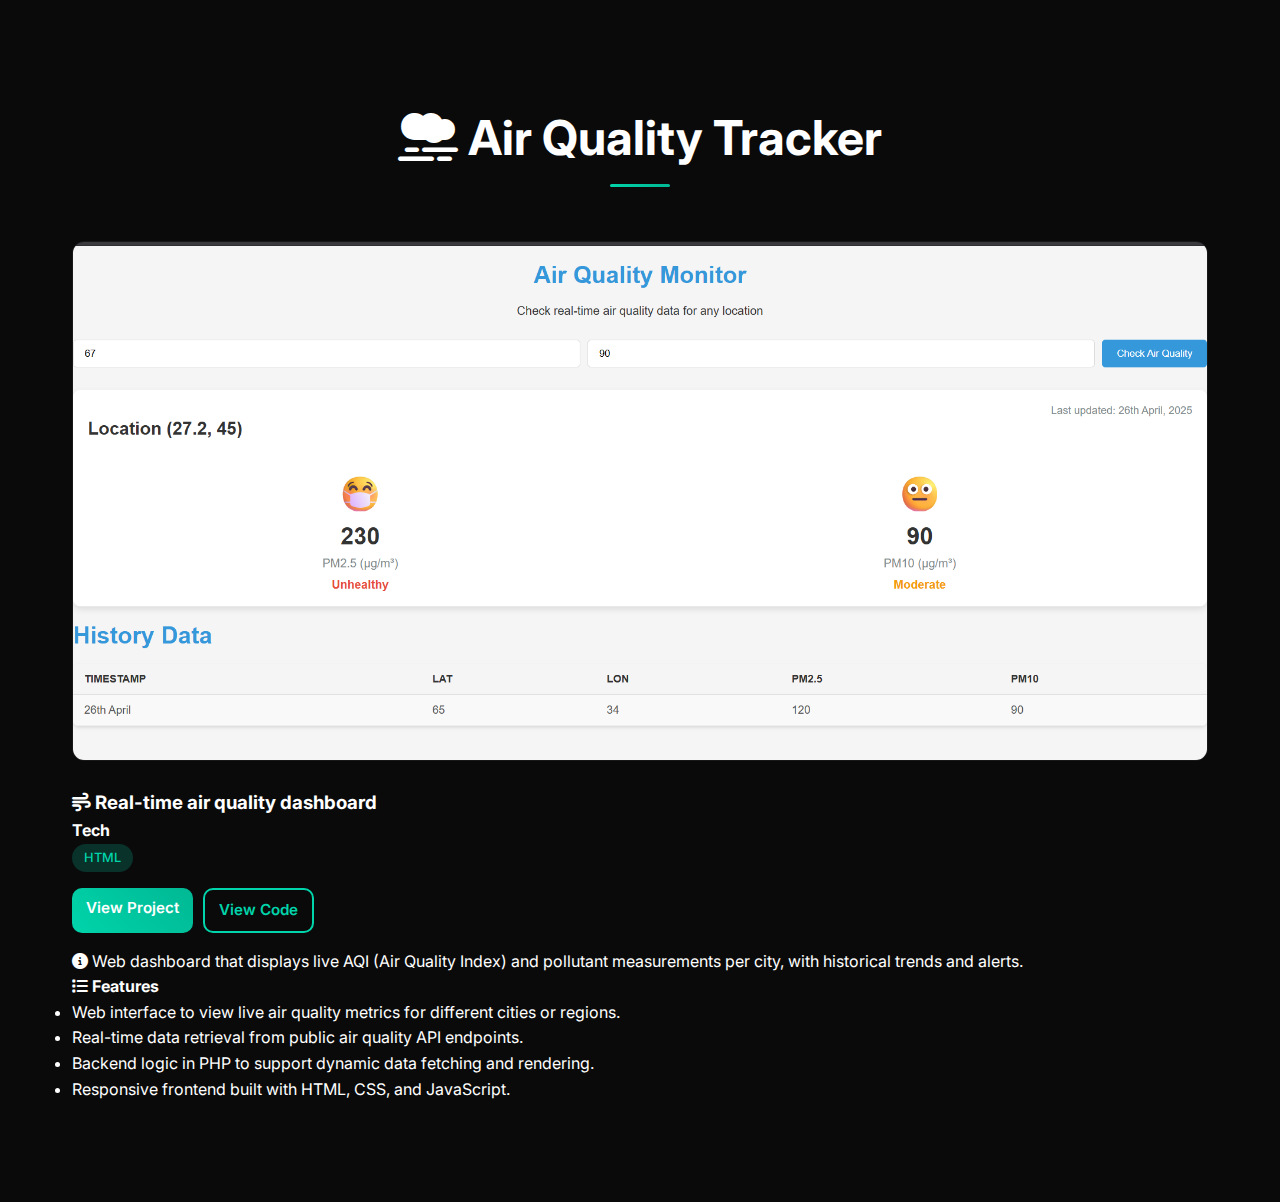
<file: projects/air_quality_tracker.html>
<!DOCTYPE html>
<html lang="en">
<head>
    <!-- Google tag (gtag.js) -->
<script async src="https://www.googletagmanager.com/gtag/js?id=G-3VZM0YY9PF"></script>
<script>
  window.dataLayer = window.dataLayer || [];
  function gtag(){dataLayer.push(arguments);}
  gtag('js', new Date());

  gtag('config', 'G-3VZM0YY9PF');
</script>
  <meta charset="utf-8">
  <meta name="viewport" content="width=device-width,initial-scale=1">
  <title>Air Quality Tracker — Project Details</title>
  <link rel="stylesheet" href="../style.css">
  <link rel="stylesheet" href="https://cdnjs.cloudflare.com/ajax/libs/font-awesome/6.4.0/css/all.min.css">
</head>
<body>
  <main class="container">
    <section class="section">
      <h1 class="section-title"><i class="fas fa-smog" aria-hidden="true"></i> Air Quality Tracker</h1>
      <div class="project-detail">
        <div class="detail-image">
          <img src="/images/air_quality_tracker.png" alt="Study Timer">
        </div>
        <div class="detail-content">
          <h3><i class="fas fa-wind" aria-hidden="true"></i> Real-time air quality dashboard</h3>
          <h4>Tech</h4>
          <div class="project-tech"><span class="tech-tag">HTML</span></div>
          <div class="project-actions" style="margin-top:0.75rem;">
            <a href="https://github.com/FeralSatyam/Study-Timer.git" targ   et="_blank" class="btn btn-primary">View Project</a>
            <a href="https://github.com/FeralSatyam/Study-Timer.git" target="_blank" class="btn btn-secondary">View Code</a>
          </div>
          <p style="margin-top:1rem;"><i class="fas fa-info-circle" aria-hidden="true"></i> Web dashboard that displays live AQI (Air Quality Index) and pollutant measurements per city, with historical trends and alerts.</p>
          <h4><i class="fas fa-list" aria-hidden="true"></i> Features</h4>
          <ul>
            <li class="feature-item">Web interface to view live air quality metrics for different cities or regions.</li>
            <li class="feature-item">Real-time data retrieval from public air quality API endpoints.</li>
            <li class="feature-item">Backend logic in PHP to support dynamic data fetching and rendering.</li>
            <li class="feature-item">Responsive frontend built with HTML, CSS, and JavaScript.</li>
          </ul>
        </div>
      </div>
    </section>
  </main>
</body>
</html>
</file>
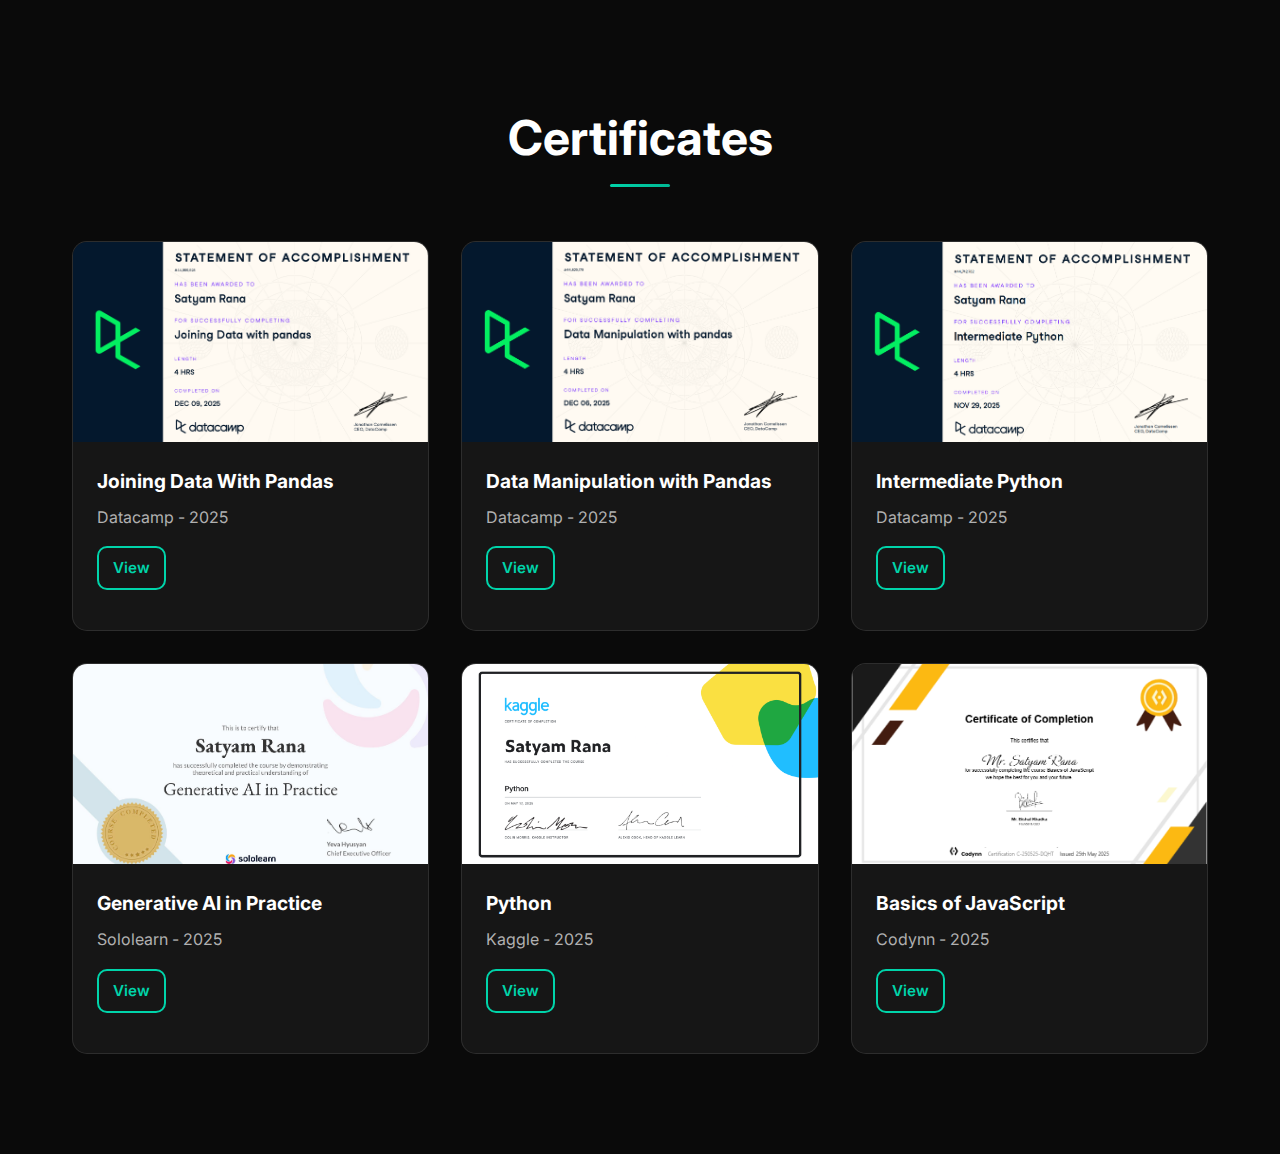
<file: projects/certificates.html>
<!DOCTYPE html>
<html lang="en">
<head>
  <meta charset="utf-8">
  <meta name="viewport" content="width=device-width,initial-scale=1">
  <title>Certificates</title>
  <link rel="stylesheet" href="../style.css">
</head>
<body>
    <main class="container">
        <section class="section">
            <h1 class="section-title">Certificates</h1>

            <div class="projects-grid">
                <div class="project-card">
                    <div class="project-image"><img src="../images/certificates/Joining Data with Pandas - Datacamp.png" alt="Joining Data With Pandas"></div>
                    <div class="project-content">
                        <h3>Joining Data With Pandas</h3>
                        <p>Datacamp - 2025</p>
                        <div class="project-actions"><a href="https://www.datacamp.com/completed/statement-of-accomplishment/course/ddca751b5ba318dabc09ef4ae07f2b3948472d8e" class="btn btn-secondary" target="_blank" rel="noopener">View</a></div>
                    </div>
                </div>

                <div class="project-card">
                    <div class="project-image"><img src="../images/certificates/Data Manupulation with pandas - datacamp.png" alt="Data Manipulation with Pandas"></div>
                    <div class="project-content">
                        <h3>Data Manipulation with Pandas</h3>
                        <p>Datacamp - 2025</p>
                        <div class="project-actions"><a href="https://www.datacamp.com/completed/statement-of-accomplishment/course/628c7cecb7a25d9ac9821464ab965114b9b0e633" class="btn btn-secondary" target="_blank" rel="noopener">View</a></div>
                    </div>
                </div>

                <div class="project-card">
                    <div class="project-image"><img src="../images/certificates/Intermediate Python.png" alt="Intermediate Python"></div>
                    <div class="project-content">
                        <h3>Intermediate Python</h3>
                        <p>Datacamp - 2025</p>
                        <div class="project-actions"><a href="https://www.datacamp.com/completed/statement-of-accomplishment/course/83e8dc83f4791cca3115f725d51357757cd2d34c" class="btn btn-secondary" target="_blank" rel="noopener">View</a></div>
                    </div>
                </div>

                <div class="project-card">
                    <div class="project-image"><img src="../images/certificates/Generative Ai.jpg" alt="Intermediate Python"></div>
                    <div class="project-content">
                        <h3>Generative AI in Practice</h3>
                        <p>Sololearn - 2025</p>
                        <div class="project-actions"><a href="https://www.sololearn.com/certificates/CC-GDI9UVSY " class="btn btn-secondary" target="_blank" rel="noopener">View</a></div>
                    </div>
                </div>

                <div class="project-card">
                    <div class="project-image"><img src="../images/certificates/Satyam Rana - Python Certificate Kaggle.png" alt="Intermediate Python"></div>
                    <div class="project-content">
                        <h3>Python</h3>
                        <p>Kaggle - 2025</p>
                        <div class="project-actions"><a href="https://www.kaggle.com/learn/certification/feralsatyam/python" class="btn btn-secondary" target="_blank" rel="noopener">View</a></div>
                    </div>
                </div>

                <div class="project-card">
                    <div class="project-image"><img src="../images/certificates/Codynn Javascript Basics.png" alt="Intermediate Python"></div>
                    <div class="project-content">
                        <h3>Basics of JavaScript</h3>
                        <p>Codynn - 2025</p>
                        <div class="project-actions"><a href="#" class="btn btn-secondary" rel="noopener">View</a></div>
                    </div>
                </div>

                
            </div>
        </section>
    </main>
</body>
</html>
</file>
<file: style.css>
/* ===== Google Fonts Import ===== */
@import url("https://fonts.googleapis.com/css2?family=Inter:wght@300;400;500;600;700;800&family=Space+Grotesk:wght@300;400;500;600;700&display=swap");

/* ===== Variables ===== */
:root {
  --primary-color: #0f172a;
  --secondary-color: #1e293b;
  --accent-color: #3b82f6;
  --accent-hover: #2563eb;
  --text-primary: #f8fafc;
  --text-secondary: #cbd5e1;
  --text-muted: #64748b;
  --gradient-primary: linear-gradient(135deg, #667eea 0%, #764ba2 100%);
  --gradient-secondary: linear-gradient(135deg, #3b82f6 0%, #1d4ed8 100%);
  --glass-bg: rgba(30, 41, 59, 0.8);
  --glass-border: rgba(148, 163, 184, 0.1);
  --shadow-primary: 0 25px 50px -12px rgba(0, 0, 0, 0.25);
  --shadow-secondary: 0 10px 25px -3px rgba(0, 0, 0, 0.1);
  --border-radius: 16px;
  --transition: all 0.3s cubic-bezier(0.4, 0, 0.2, 1);
}

/* ===== Global Styles ===== */
* {
  margin: 0;
  padding: 0;
  box-sizing: border-box;
}

html {
  scroll-behavior: auto; /* disable global smooth scrolling so history/back returns instantly */
  scroll-padding-top: 80px; /* keep anchored sections visible under fixed navbar */
}

body {
  font-family: "Inter", sans-serif;
  background-color: #0a0a0a;
  color: #ffffff;
  line-height: 1.6;
  overflow-x: hidden;
}

/* Custom Scrollbar */
::-webkit-scrollbar {
  width: 8px;
}

::-webkit-scrollbar-track {
  background: #1a1a1a;
}

::-webkit-scrollbar-thumb {
  background: #00d4aa;
  border-radius: 4px;
}

::-webkit-scrollbar-thumb:hover {
  background: #00b894;
}

/* ===== Scrollbar Styling ===== */
/*::-webkit-scrollbar {
  width: 8px;
}

::-webkit-scrollbar-track {
  background: var(--primary-color);
}

::-webkit-scrollbar-thumb {
  background: var(--accent-color);
  border-radius: 4px;
}

::-webkit-scrollbar-thumb:hover {
  background: var(--accent-hover);
}*/

/* ===== Main Container ===== */
.main-container {
  display: flex;
  min-height: 100vh;
}

.padd-15 {
  padding-left: 15px;
  padding-right: 15px;
}

.container {
  max-width: 1200px;
  margin: 0 auto;
  padding: 0 2rem;
}

/* ===== Aside Navigation ===== */
.aside {
  width: 280px;
  background: var(--glass-bg);
  backdrop-filter: blur(20px);
  border-right: 1px solid var(--glass-border);
  position: fixed;
  left: 0;
  top: 0;
  height: 100vh;
  z-index: 1000;
  display: flex;
  flex-direction: column;
  align-items: center;
  padding: 30px 20px;
  transition: var(--transition);
}

.aside .logo {
  margin-bottom: 50px;
  text-align: center;
}

.aside .logo a {
  font-family: "Space Grotesk", sans-serif;
  font-size: 28px;
  font-weight: 700;
  color: var(--text-primary);
  text-decoration: none;
  position: relative;
  display: inline-block;
  padding: 15px 25px;
  background: var(--gradient-primary);
  border-radius: var(--border-radius);
  box-shadow: var(--shadow-secondary);
  transition: var(--transition);
}

.aside .logo a:hover {
  transform: translateY(-2px);
  box-shadow: var(--shadow-primary);
}

.aside .logo a span {
  font-size: 32px;
  background: linear-gradient(45deg, #fff, #cbd5e1);
  -webkit-background-clip: text;
  -webkit-text-fill-color: transparent;
  background-clip: text;
}

.aside .nav {
  flex: 1;
  width: 100%;
}

.aside .nav li {
  list-style: none;
  margin-bottom: 8px;
}

.aside .nav li a {
  display: flex;
  align-items: center;
  padding: 15px 20px;
  color: var(--text-secondary);
  text-decoration: none;
  border-radius: 12px;
  transition: var(--transition);
  font-weight: 500;
  position: relative;
  overflow: hidden;
}

.aside .nav li a::before {
  content: "";
  position: absolute;
  top: 0;
  left: -100%;
  width: 100%;
  height: 100%;
  background: var(--gradient-secondary);
  transition: var(--transition);
  z-index: -1;
}

.aside .nav li a:hover::before,
.aside .nav li a.active::before {
  left: 0;
}

.aside .nav li a:hover,
.aside .nav li a.active {
  color: var(--text-primary);
  transform: translateX(5px);
}

.aside .nav li a i {
  margin-right: 15px;
  font-size: 18px;
  width: 20px;
}

.aside .nav-toggler {
  display: none;
  position: fixed;
  top: 20px;
  left: 20px;
  z-index: 1001;
  width: 50px;
  height: 50px;
  background: var(--glass-bg);
  backdrop-filter: blur(20px);
  border: 1px solid var(--glass-border);
  border-radius: 12px;
  cursor: pointer;
  align-items: center;
  justify-content: center;
  transition: var(--transition);
}

.aside .nav-toggler span {
  width: 20px;
  height: 2px;
  background: var(--text-primary);
  display: block;
  position: relative;
  transition: var(--transition);
}

.aside .nav-toggler span::before,
.aside .nav-toggler span::after {
  content: "";
  position: absolute;
  width: 20px;
  height: 2px;
  background: var(--text-primary);
  transition: var(--transition);
}

.aside .nav-toggler span::before {
  top: -6px;
}

.aside .nav-toggler span::after {
  top: 6px;
}

.aside .nav-toggler.open span {
  background: transparent;
}

.aside .nav-toggler.open span::before {
  transform: rotate(45deg);
  top: 0;
}

.aside .nav-toggler.open span::after {
  transform: rotate(-45deg);
  top: 0;
}

/* ===== Main Content ===== */
.main-content {
  margin-left: 280px;
  width: calc(100% - 280px);
  min-height: 100vh;
}

.section {
  padding: 100px 0;
  position: relative;
  min-height: 50vh; /* Ensure sections have minimum height */
  display: block; /* Ensure sections are displayed */
  opacity: 1; /* Make sure sections are visible */
  transform: translateY(0); /* Reset any transforms */
}

/* Keep the animate class for when animations trigger */
.section.animate {
  opacity: 1;
  transform: translateY(0);
}

/* Navigation */
.navbar {
  position: fixed;
  top: 0;
  width: 100%;
  background: rgba(10, 10, 10, 0.95);
  backdrop-filter: blur(10px);
  z-index: 1000;
  padding: 1rem 0;
  transition: all 0.3s ease;
}

.nav-container {
  max-width: 1200px;
  margin: 0 auto;
  padding: 0 2rem;
  display: flex;
  justify-content: center;
  align-items: center;
}


.nav-menu {
  display: flex;
  list-style: none;
  gap: 2rem;
}

.nav-link {
  color: #ffffff;
  text-decoration: none;
  font-weight: 500;
  transition: all 0.3s ease;
  position: relative;
}

.nav-link::after {
  content: "";
  position: absolute;
  bottom: -5px;
  left: 0;
  width: 0;
  height: 2px;
  background: #00d4aa;
  transition: width 0.3s ease;
}

.nav-link:hover::after,
.nav-link.active::after {
  width: 100%;
}

.nav-link:hover,
.nav-link.active {
  color: #00d4aa;
}

.hamburger {
  display: none;
  flex-direction: column;
  cursor: pointer;
}

.bar {
  width: 25px;
  height: 3px;
  background: #ffffff;
  margin: 3px 0;
  transition: 0.3s;
}

/* Network Background */
.network-background {
  position: fixed;
  top: 0;
  left: 0;
  width: 100%;
  height: 100%;
  z-index: -1;
}

#networkCanvas {
  position: fixed;
  top: 0;
  left: 0;
  width: 100%;
  height: 100%;
  background: #0a0a0a;
  z-index: -1;
  pointer-events: none;
}

/* Hero Section */
.hero-section {
  height: calc(100vh - 80px);
  display: flex;
  align-items: center;
  justify-content: center;
  text-align: center;
  position: relative;
  z-index: 1;
  padding-top: 80px; /* account for fixed navbar height */
}

.hero-content {
  max-width: 800px;
  padding: 0 2rem;
  position: relative;
  z-index: 2;
  margin: 0 auto; /* Center the content */
  display: flex;
  flex-direction: column;
  align-items: center;
  justify-content: center;
}

.hero-title {
  font-size: clamp(2.5rem, 5vw, 4rem);
  font-weight: 800;
  margin-bottom: 1rem;
  opacity: 0;
  animation: fadeInUp 1s ease 0.5s forwards;
}

.highlight {
  color: #00d4aa;
  background: linear-gradient(45deg, #00d4aa, #00b894);
  -webkit-background-clip: text;
  -webkit-text-fill-color: transparent;
  background-clip: text;
}

.hero-subtitle {
  font-size: clamp(1.2rem, 3vw, 1.5rem);
  margin-bottom: 2rem;
  color: #b0b0b0;
  opacity: 0;
  animation: fadeInUp 1s ease 0.7s forwards;
  min-height: 2em;
}

.cursor {
  animation: blink 1s infinite;
  color: #00d4aa;
}

@keyframes blink {
  0%,
  50% {
    opacity: 1;
  }
  51%,
  100% {
    opacity: 0;
  }
}

.hero-buttons {
  display: flex;
  gap: 1rem;
  justify-content: center;
  margin-bottom: 3rem;
  opacity: 0;
  animation: fadeInUp 1s ease 0.9s forwards;
  flex-wrap: wrap;
}

.btn {
  padding: 12px 30px;
  border-radius: 50px;
  text-decoration: none;
  font-weight: 600;
  transition: all 0.3s ease;
  border: 2px solid transparent;
  display: inline-block;
  cursor: pointer;
}

.btn-primary {
  background: linear-gradient(45deg, #00d4aa, #00b894);
  color: #ffffff;
}

.btn-primary:hover {
  transform: translateY(-2px);
  box-shadow: 0 10px 30px rgba(0, 212, 170, 0.3);
}

.btn-secondary {
  border: 2px solid #00d4aa;
  color: #00d4aa;
  background: transparent;
}

.btn-secondary:hover {
  background: #00d4aa;
  color: #0a0a0a;
  transform: translateY(-2px);
}

.social-links {
  display: flex;
  justify-content: center;
  gap: 1rem;
  opacity: 0;
  animation: fadeInUp 1s ease 1.1s forwards;
}

.social-link {
  width: 50px;
  height: 50px;
  border: 2px solid #333;
  border-radius: 50%;
  display: flex;
  align-items: center;
  justify-content: center;
  color: #ffffff;
  text-decoration: none;
  transition: all 0.3s ease;
}

.social-link:hover {
  border-color: #00d4aa;
  color: #00d4aa;
  transform: translateY(-3px);
}

.scroll-indicator {
  position: absolute;
  bottom: 2rem;
  left: 50%;
  transform: translateX(-50%);
  opacity: 0;
  animation: fadeInUp 1s ease 1.3s forwards;
}

.scroll-arrow {
  width: 2px;
  height: 30px;
  background: #00d4aa;
  position: relative;
  animation: scrollBounce 2s infinite;
}

.scroll-arrow::after {
  content: "";
  position: absolute;
  bottom: 0;
  left: -3px;
  width: 8px;
  height: 8px;
  border-right: 2px solid #00d4aa;
  border-bottom: 2px solid #00d4aa;
  transform: rotate(45deg);
}

@keyframes scrollBounce {
  0%,
  20%,
  50%,
  80%,
  100% {
    transform: translateY(0);
  }
  40% {
    transform: translateY(-10px);
  }
  60% {
    transform: translateY(-5px);
  }
}

/* Animations */
@keyframes fadeInUp {
  from {
    opacity: 0;
    transform: translateY(30px);
  }
  to {
    opacity: 1;
    transform: translateY(0);
  }
}

/* Section Styles */

.container {
  max-width: 1200px;
  margin: 0 auto;
  padding: 0 2rem;
}

.section-title {
  font-size: clamp(2rem, 4vw, 3rem);
  font-weight: 700;
  text-align: center;
  margin-bottom: 4rem;
  color: #ffffff;
  position: relative;
}

.section-title::after {
  content: "";
  position: absolute;
  bottom: -10px;
  left: 50%;
  transform: translateX(-50%);
  width: 60px;
  height: 3px;
  background: linear-gradient(45deg, #00d4aa, #00b894);
  border-radius: 2px;
}

/* ===== Home Section ===== */
.home {
  min-height: 100vh;
  display: flex;
  align-items: center;
  background: linear-gradient(135deg, var(--primary-color) 0%, var(--secondary-color) 100%);
  position: relative;
  overflow: hidden;
}

.home::before {
  content: "";
  position: absolute;
  top: -50%;
  right: -50%;
  width: 100%;
  height: 200%;
  background: radial-gradient(circle, rgba(59, 130, 246, 0.1) 0%, transparent 70%);
  animation: float 20s ease-in-out infinite;
}

@keyframes float {
  0%,
  100% {
    transform: translateY(0px) rotate(0deg);
  }
  50% {
    transform: translateY(-20px) rotate(180deg);
  }
}

.home .row {
  display: flex;
  align-items: center;
  flex-wrap: wrap;
  gap: 50px;
}

.home .home-info {
  flex: 1;
  min-width: 300px;
  z-index: 2;
}

.home .home-info h3.hello {
  font-size: 24px;
  font-weight: 500;
  color: var(--text-secondary);
  margin-bottom: 10px;
  opacity: 0;
  animation: slideInLeft 1s ease 0.2s forwards;
}

.home .home-info h3.hello .name {
  color: var(--accent-color);
  font-weight: 700;
}

.home .home-info h3.my-profession {
  font-size: 48px;
  font-weight: 800;
  font-family: "Space Grotesk", sans-serif;
  margin-bottom: 20px;
  opacity: 0;
  animation: slideInLeft 1s ease 0.4s forwards;
}

.home .home-info .typing {
  background: var(--gradient-primary);
  -webkit-background-clip: text;
  -webkit-text-fill-color: transparent;
  background-clip: text;
}

.home .home-info p {
  font-size: 18px;
  color: var(--text-secondary);
  margin-bottom: 40px;
  line-height: 1.8;
  opacity: 0;
  animation: slideInLeft 1s ease 0.6s forwards;
}

.home .home-img {
  flex: 0 0 400px;
  text-align: center;
  position: relative;
  z-index: 2;
}

.home .home-img img {
  width: 350px;
  height: 350px;
  border-radius: 50%;
  object-fit: cover;
  border: 4px solid var(--accent-color);
  box-shadow: var(--shadow-primary);
  opacity: 0;
  animation: zoomIn 1s ease 0.8s forwards;
  transition: var(--transition);
}

.home .home-img img:hover {
  transform: scale(1.05);
  box-shadow: 0 30px 60px -12px rgba(59, 130, 246, 0.4);
}

/* ===== Animations ===== */
@keyframes slideInLeft {
  from {
    opacity: 0;
    transform: translateX(-50px);
  }
  to {
    opacity: 1;
    transform: translateX(0);
  }
}

@keyframes zoomIn {
  from {
    opacity: 0;
    transform: scale(0.8);
  }
  to {
    opacity: 1;
    transform: scale(1);
  }
}

/* ===== Common Styles ===== */
.btn {
  padding: 12px 30px;
  border-radius: 50px;
  text-decoration: none;
  font-weight: 600;
  transition: all 0.3s ease;
  border: 2px solid transparent;
  display: inline-block;
  cursor: pointer;
}

/* ===== About Section ===== */
.about {
  background: var(--secondary-color);
}

.about-content {
  display: grid;
  grid-template-columns: 1fr 1fr;
  gap: 4rem;
  align-items: center;
}

.about-text p {
  font-size: 1.1rem;
  color: #b0b0b0;
  margin-bottom: 1.5rem;
  line-height: 1.8;
}

.about-stats {
  display: flex;
  gap: 2rem;
  margin-top: 2rem;
}

.stat {
  text-align: center;
}

.stat h3 {
  font-size: 2rem;
  color: #00d4aa;
  font-weight: 700;
}

.stat p {
  color: #b0b0b0;
  font-size: 0.9rem;
}

.about-image {
  text-align: center;
}

.profile-img {
  width: 300px;
  height: 300px;
  border-radius: 50%;
  border: 4px solid #00d4aa;
  object-fit: cover;
  transition: all 0.3s ease;
  box-shadow: 0 10px 30px rgba(0, 212, 170, 0.2);
}

.profile-img:hover {
  transform: scale(1.05);
  box-shadow: 0 20px 40px rgba(0, 212, 170, 0.4);
  border-color: #00b894;
}

.profile-img-placeholder {
  width: 300px;
  height: 300px;
  border-radius: 50%;
  border: 4px solid #00d4aa;
  display: flex;
  flex-direction: column;
  align-items: center;
  justify-content: center;
  background: rgba(0, 212, 170, 0.1);
  margin: 0 auto;
  transition: all 0.3s ease;
}

.profile-img-placeholder:hover {
  transform: scale(1.05);
  box-shadow: 0 20px 40px rgba(0, 212, 170, 0.3);
}

.profile-img-placeholder i {
  font-size: 4rem;
  color: #00d4aa;
  margin-bottom: 1rem;
}

.profile-img-placeholder p {
  color: #b0b0b0;
  font-size: 1rem;
}

.about .about-content .about-text {
  text-align: center;
  margin-bottom: 50px;
}

.about .about-content .about-text h3 {
  font-size: 32px;
  font-weight: 700;
  color: var(--text-primary);
  margin-bottom: 20px;
}

.about .about-content .about-text p {
  font-size: 18px;
  color: var(--text-secondary);
  max-width: 600px;
  margin: 0 auto;
}

.about .about-content .info-skills {
  display: grid;
  grid-template-columns: 1fr 1fr;
  gap: 50px;
  margin-top: 50px;
}

.about .about-content .personal-info .info-item {
  display: flex;
  justify-content: space-between;
  padding: 15px 0;
  border-bottom: 1px solid var(--glass-border);
  margin-bottom: 10px;
}

.about .about-content .personal-info .info-item p {
  font-weight: 600;
  color: var(--text-primary);
}

.about .about-content .personal-info .info-item span {
  color: var(--text-secondary);
}

/* ===== Timeline Styles ===== */
.timeline-container {
  display: grid;
  grid-template-columns: 1fr 1fr;
  gap: 50px;
  margin-top: 50px;
}

.timeline-section h3.title {
  font-size: 28px;
  font-weight: 700;
  color: var(--text-primary);
  margin-bottom: 30px;
  text-align: center;
}

.timeline {
  position: relative;
}

.timeline::before {
  content: "";
  position: absolute;
  left: 30px;
  top: 0;
  bottom: 0;
  width: 2px;
  background: var(--gradient-secondary);
}

.timeline-item {
  position: relative;
  padding-left: 80px;
  margin-bottom: 40px;
  background: var(--glass-bg);
  backdrop-filter: blur(20px);
  border: 1px solid var(--glass-border);
  border-radius: var(--border-radius);
  padding: 30px;
  transition: var(--transition);
}

.timeline-item:hover {
  transform: translateY(-5px);
  box-shadow: var(--shadow-primary);
}

.timeline-item::before {
  content: "";
  position: absolute;
  left: -50px;
  top: 30px;
  width: 20px;
  height: 20px;
  background: var(--accent-color);
  border-radius: 50%;
  border: 4px solid var(--primary-color);
}

.timeline-date {
  color: var(--accent-color);
  font-weight: 600;
  margin-bottom: 10px;
}

.timeline-title {
  font-size: 20px;
  font-weight: 700;
  color: var(--text-primary);
  margin-bottom: 10px;
}

.timeline-text {
  color: var(--text-secondary);
  line-height: 1.6;
}

/* ===== Portfolio Section ===== */
.portfolio {
  background: var(--primary-color);
}

.portfolio .portfolio-heading {
  text-align: center;
  margin-bottom: 50px;
}

.portfolio .portfolio-heading h2 {
  font-size: 32px;
  font-weight: 700;
  color: var(--text-secondary);
}

.portfolio .portfolio-grid {
  display: grid;
  grid-template-columns: repeat(auto-fit, minmax(350px, 1fr));
  gap: 30px;
}

.portfolio .portfolio-item {
  background: var(--glass-bg);
  backdrop-filter: blur(20px);
  border: 1px solid var(--glass-border);
  border-radius: var(--border-radius);
  overflow: hidden;
  transition: var(--transition);
  position: relative;
  group: hover;
}

.portfolio .portfolio-item:hover {
  transform: translateY(-10px);
  box-shadow: var(--shadow-primary);
}

.portfolio .portfolio-item .portfolio-img {
  position: relative;
  overflow: hidden;
}

.portfolio .portfolio-item .portfolio-img img {
  width: 100%;
  height: 250px;
  object-fit: cover;
  transition: var(--transition);
}

.portfolio .portfolio-item:hover .portfolio-img img {
  transform: scale(1.1);
}

.portfolio .portfolio-item .portfolio-img a {
  position: absolute;
  top: 50%;
  left: 50%;
  transform: translate(-50%, -50%);
  background: var(--gradient-secondary);
  color: var(--text-primary);
  padding: 12px 25px;
  border-radius: 25px;
  text-decoration: none;
  font-weight: 600;
  opacity: 0;
  transition: var(--transition);
}

.portfolio .portfolio-item:hover .portfolio-img a {
  opacity: 1;
}

/* ===== My Creations Section ===== */
.creation {
  background: var(--secondary-color);
}

.creation .video-container {
  display: grid;
  grid-template-columns: 1fr 1fr;
  gap: 30px;
  margin-bottom: 30px;
}

.creation .creation-item {
  background: var(--glass-bg);
  backdrop-filter: blur(20px);
  border: 1px solid var(--glass-border);
  border-radius: var(--border-radius);
  overflow: hidden;
  transition: var(--transition);
}

.creation .creation-item:hover {
  transform: translateY(-5px);
  box-shadow: var(--shadow-primary);
}

.creation .creation-item:nth-child(3) {
  grid-column: 1 / -1;
  max-width: 800px;
  margin: 0 auto;
}

.creation .creation-item iframe {
  width: 100%;
  height: 315px;
  border: none;
}

/* ===== Certificates Section ===== */
.certificates {
  background: var(--primary-color);
}

.certificates .portfolio-grid {
  display: grid;
  grid-template-columns: repeat(auto-fit, minmax(300px, 1fr));
  gap: 30px;
}

.certificates .portfolio-item {
  background: var(--glass-bg);
  backdrop-filter: blur(20px);
  border: 1px solid var(--glass-border);
  border-radius: var(--border-radius);
  overflow: hidden;
  transition: var(--transition);
}

.certificates .portfolio-item:hover {
  transform: translateY(-5px);
  box-shadow: var(--shadow-primary);
}

.certificates .portfolio-item img {
  width: 100%;
  height: 200px;
  object-fit: cover;
}

.certificates .portfolio-item p {
  padding: 20px;
  color: var(--text-secondary);
  font-size: 14px;
  line-height: 1.5;
}

/* Contact Section */
.contact {
  background: var(--secondary-color);
}

.contact-content {
  display: grid;
  grid-template-columns: 1fr 1fr;
  gap: 4rem;
}

.contact-info h3 {
  font-size: 1.8rem;
  margin-bottom: 1rem;
  color: #00d4aa;
}

.contact-info p {
  color: #b0b0b0;
  margin-bottom: 2rem;
  line-height: 1.8;
}

.contact-details {
  display: flex;
  flex-direction: column;
  gap: 1.5rem;
}

.contact-item {
  display: flex;
  align-items: center;
  gap: 1rem;
}

.contact-item i {
  width: 50px;
  height: 50px;
  background: rgba(0, 212, 170, 0.2);
  border-radius: 50%;
  display: flex;
  align-items: center;
  justify-content: center;
  color: #00d4aa;
  font-size: 1.2rem;
}

.contact-item h4 {
  color: #ffffff;
  margin-bottom: 0.2rem;
}

.contact-item p {
  color: #b0b0b0;
  margin: 0;
}

.contact-form {
  background: rgba(255, 255, 255, 0.05);
  padding: 2rem;
  border-radius: 15px;
  border: 1px solid rgba(255, 255, 255, 0.1);
}

.form-group {
  margin-bottom: 1.5rem;
}

.form-group input,
.form-group textarea {
  width: 100%;
  padding: 1rem;
  background: rgba(255, 255, 255, 0.1);
  border: 1px solid rgba(255, 255, 255, 0.2);
  border-radius: 8px;
  color: #ffffff;
  font-family: inherit;
  transition: all 0.3s ease;
}

.form-group input:focus,
.form-group textarea:focus {
  outline: none;
  border-color: #00d4aa;
  box-shadow: 0 0 0 2px rgba(0, 212, 170, 0.2);
}

.form-group input::placeholder,
.form-group textarea::placeholder {
  color: #888;
}

/* Footer */
.footer {
  background: rgba(255, 255, 255, 0.05);
  padding: 2rem 0;
  border-top: 1px solid rgba(255, 255, 255, 0.1);
}

.footer-content {
  display: flex;
  justify-content: space-between;
  align-items: center;
}

.footer-social {
  display: flex;
  gap: 1rem;
}

/* Responsive Design */
@media (max-width: 768px) {
  .hamburger {
    display: flex;
  }

  .nav-menu {
    position: fixed;
    left: -100%;
    top: 70px;
    flex-direction: column;
    background-color: rgba(10, 10, 10, 0.95);
    width: 100%;
    text-align: center;
    transition: 0.3s;
    padding: 2rem 0;
    backdrop-filter: blur(10px);
  }

  .nav-menu.active {
    left: 0;
  }

  .nav-menu li {
    margin: 1rem 0;
  }

  .hamburger.active .bar:nth-child(2) {
    opacity: 0;
  }

  .hamburger.active .bar:nth-child(1) {
    transform: translateY(8px) rotate(45deg);
  }

  .hamburger.active .bar:nth-child(3) {
    transform: translateY(-8px) rotate(-45deg);
  }

  .hero-buttons {
    flex-direction: column;
    align-items: center;
  }

  .about-content {
    grid-template-columns: 1fr;
    gap: 2rem;
    text-align: center;
  }

  .about-stats {
    justify-content: center;
  }

  .skills-grid {
    grid-template-columns: 1fr;
  }

  .projects-grid {
    grid-template-columns: 1fr;
  }

  .contact-content {
    grid-template-columns: 1fr;
    gap: 2rem;
  }

  .footer-content {
    flex-direction: column;
    gap: 1rem;
    text-align: center;
  }
}

@media (max-width: 480px) {
  .container {
    padding: 0 1rem;
  }

  .hero-content {
    padding: 0 1rem;
  }

  .social-links {
    flex-wrap: wrap;
  }

  .about-stats {
    flex-direction: column;
    gap: 1rem;
  }

  .contact-form {
    padding: 1.5rem;
  }
}

/* Scroll Animations */
.fade-in {
  /* Remove default hidden state */
  /* opacity: 0;
  transform: translateY(30px); */
  transition: all 0.6s ease;
}

.fade-in.visible {
  opacity: 1;
  transform: translateY(0);
}

/* Skills Section */
.skills-grid {
  display: grid;
  grid-template-columns: repeat(auto-fit, minmax(280px, 1fr));
  gap: 3rem;
  margin-top: 2rem;
}

.skill-category {
  background: rgba(255, 255, 255, 0.05);
  padding: 2rem;
  border-radius: 15px;
  border: 1px solid rgba(255, 255, 255, 0.1);
  transition: all 0.3s ease;
}

.skill-category:hover {
  transform: translateY(-5px);
  box-shadow: 0 10px 30px rgba(0, 212, 170, 0.1);
  border-color: rgba(0, 212, 170, 0.3);
}

.skill-category h3 {
  font-size: 1.3rem;
  color: #00d4aa;
  margin-bottom: 1.5rem;
  text-align: center;
  font-weight: 600;
}

.skills-list {
  display: flex;
  flex-wrap: wrap;
  gap: 0.8rem;
  justify-content: center;
}

.skill-tag {
  background: linear-gradient(45deg, rgba(0, 212, 170, 0.2), rgba(0, 184, 148, 0.2));
  color: #ffffff;
  padding: 0.6rem 1.2rem;
  border-radius: 25px;
  font-size: 0.9rem;
  font-weight: 500;
  border: 1px solid rgba(0, 212, 170, 0.3);
  transition: all 0.3s ease;
  cursor: default;
}

.skill-tag:hover {
  background: linear-gradient(45deg, rgba(0, 212, 170, 0.3), rgba(0, 184, 148, 0.3));
  border-color: #00d4aa;
  transform: translateY(-2px);
  box-shadow: 0 5px 15px rgba(0, 212, 170, 0.2);
}

@media (max-width: 768px) {
  .skills-grid {
    grid-template-columns: 1fr;
    gap: 2rem;
  }

  .skill-category {
    padding: 1.5rem;
  }

  .skills-list {
    gap: 0.6rem;
  }

  .skill-tag {
    padding: 0.5rem 1rem;
    font-size: 0.85rem;
  }
}

/* Projects Section */
.projects-grid {
  display: grid;
  grid-template-columns: repeat(auto-fit, minmax(350px, 1fr));
  gap: 2rem;
}

.project-card {
  background: rgba(255, 255, 255, 0.05);
  border-radius: 15px;
  overflow: hidden;
  transition: all 0.3s ease;
  border: 1px solid rgba(255, 255, 255, 0.1);
}

.project-card:hover {
  transform: translateY(-10px);
  box-shadow: 0 20px 40px rgba(0, 212, 170, 0.2);
}

.project-image {
  position: relative;
  overflow: hidden;
  height: 200px;
}

.project-image img {
  width: 100%;
  height: 100%;
  object-fit: cover;
  transition: transform 0.3s ease;
}

.project-card:hover .project-image img {
  transform: scale(1.1);
}

.project-content {
  padding: 1.5rem;
}

.project-content h3 {
  font-size: 1.2rem;
  color: #ffffff;
  margin-bottom: 0.5rem;
}

.project-content p {
  color: #b0b0b0;
  margin-bottom: 1rem;
  line-height: 1.6;
}

.project-tech {
  display: flex;
  gap: 0.5rem;
  margin-bottom: 1rem;
  flex-wrap: wrap;
}

.tech-tag {
  background: rgba(0, 212, 170, 0.2);
  color: #00d4aa;
  padding: 0.25rem 0.75rem;
  border-radius: 20px;
  font-size: 0.8rem;
  font-weight: 500;
}

.project-link {
  color: #00d4aa;
  text-decoration: none;
  font-weight: 600;
  transition: all 0.3s ease;
}

.project-link:hover {
  color: #00b894;
}

main {
  position: relative;
  z-index: 1;
  width: 100%;
}

/* Project detail layout for individual pages: image on top, content below */
.project-detail {
  display: grid;
  grid-template-columns: 1fr; /* stack image above content */
  gap: 1.25rem;
  align-items: start;
}

.detail-image img {
  width: 100%;
  height: auto;
  max-height: 520px;
  object-fit: cover;
  border-radius: 12px;
  border: 1px solid rgba(255,255,255,0.06);
}

.detail-content h3 {
  margin-top: 0;
}

/* project detail pages keep stacked layout on all viewports */

/* Modern skills list UI */
.skills-panel {
  display: grid;
  grid-template-columns: repeat(3, 1fr);
  gap: 1.5rem;
  margin-top: 1.5rem;
}

.skills-column h3 {
  color: #00d4aa;
  margin-bottom: 0.6rem;
}

.skill-list-modern {
  list-style: none;
  padding: 0;
  margin: 0;
}

.skill-item {
  display: flex;
  align-items: center;
  gap: 0.8rem;
  padding: 0.5rem 0;
  border-bottom: 1px dashed rgba(255,255,255,0.03);
}

.skill-item i {
  width: 34px;
  height: 34px;
  border-radius: 8px;
  display: inline-flex;
  align-items: center;
  justify-content: center;
  background: rgba(255,255,255,0.03);
  color: #00d4aa;
}

.skill-name {
  flex: 1;
  color: #ffffff;
  font-weight: 600;
}

.skill-badge {
  background: rgba(0, 212, 170, 0.12);
  color: #00d4aa;
  padding: 4px 8px;
  border-radius: 999px;
  font-size: 0.75rem;
  font-weight: 600;
}

@media (max-width: 768px) {
  .skills-panel {
    grid-template-columns: 1fr;
  }
}

/* Experience section styles */
.experience-grid {
  display: grid;
  gap: 1.75rem; /* more breathing room between cards */
  margin-top: 2rem;
}

.experience-card {
  display: flex;
  gap: 1.6rem;
  background: rgba(255,255,255,0.025);
  padding: 1.25rem; /* increased padding inside each card */
  border-radius: 14px;
  border: 1px solid rgba(255,255,255,0.04);
  transition: transform 0.18s ease, box-shadow 0.18s ease;
}

.experience-card:hover {
  transform: translateY(-4px);
  box-shadow: 0 18px 40px rgba(0,0,0,0.55);
}

.experience-left h3 {
  margin: 0 0 8px 0;
}
.experience-left .role {
  color: #cbd5e1;
  margin: 0 0 6px 0;
  font-weight: 600;
}
.experience-left .time {
  color: #94a3b8;
  font-size: 0.95rem;
  margin: 0;
}
.experience-right ul {
  margin: 0;
  padding-left: 1.25rem;
}

/* Increase spacing for experience list items for readability */
.experience-right ul li,
.experience-list li {
  margin-bottom: 0.7rem;
  line-height: 1.7;
}

@media (max-width: 900px) {
  .experience-card { flex-direction: column; }
}

/* Project action buttons (View / Read More) */
.project-actions {
  display: flex;
  gap: 0.6rem;
  margin-top: 1rem;
  margin-bottom: 1rem; /* add spacing below action buttons */
}

.project-actions .btn {
  padding: 8px 14px;
  border-radius: 10px;
  font-size: 0.95rem;
}

.project-actions .btn-primary {
  background: linear-gradient(45deg, #00d4aa, #00b894);
  color: #ffffff;
  border: none;
}

.project-actions .btn-secondary {
  background: transparent;
  color: #00d4aa;
  border: 2px solid #00d4aa;
}

/* Skill tag icons */
.skill-tag i {
  margin-right: 0.6rem;
  font-size: 1rem;
  vertical-align: middle;
}
</file>
